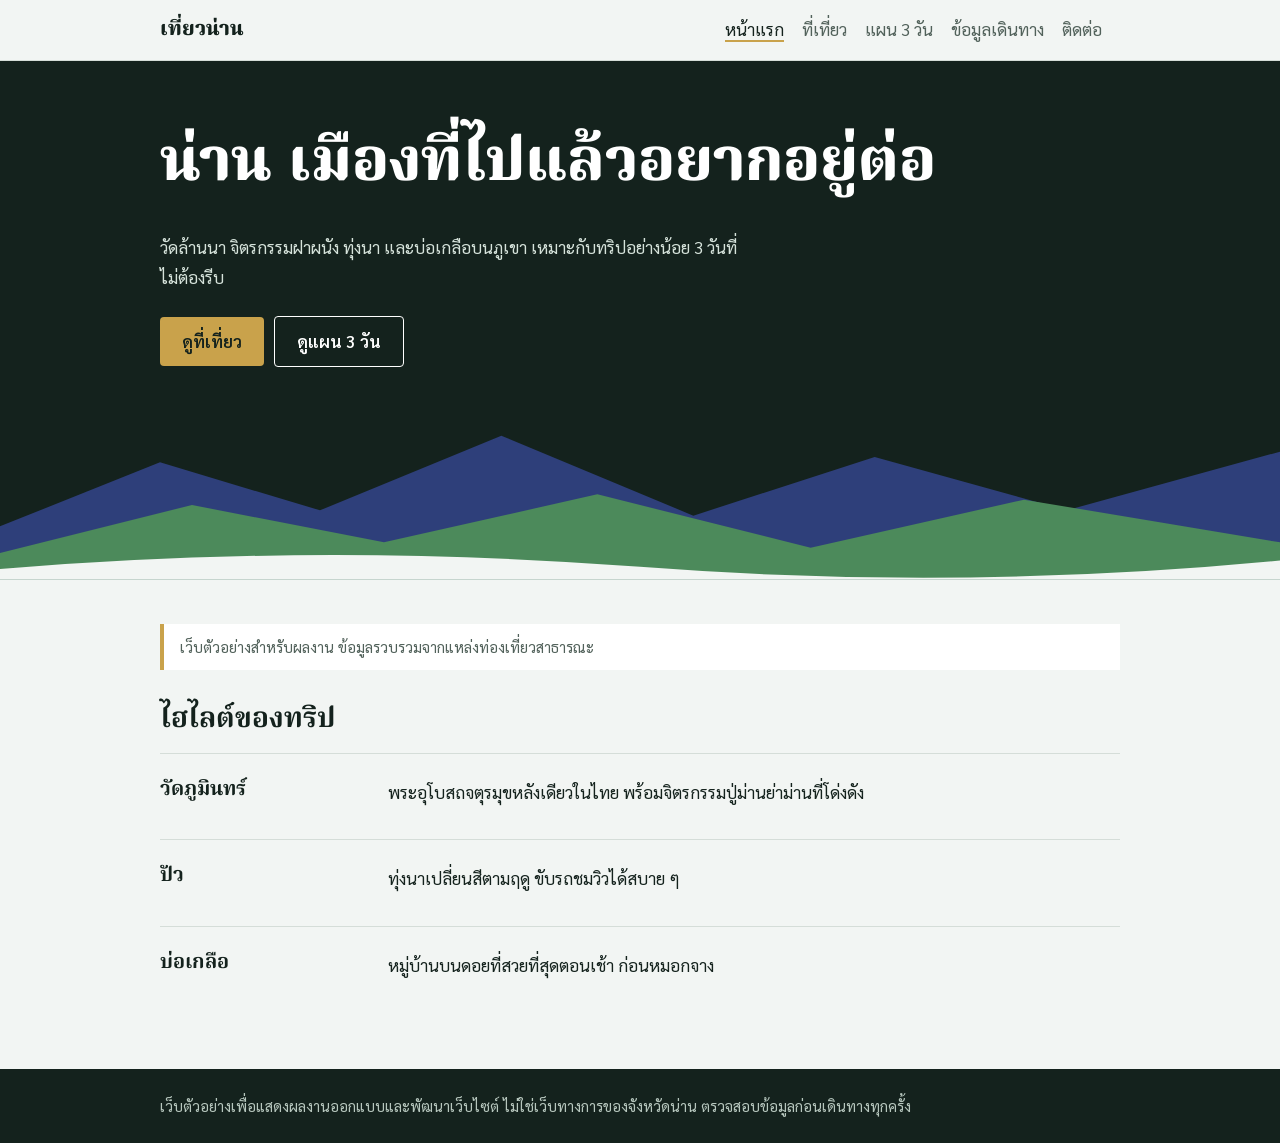
<file: index.html>
<!doctype html>
<html lang="th"><head><meta charset="utf-8"><meta name="viewport" content="width=device-width,initial-scale=1">
<title>หน้าแรก | คู่มือเที่ยวน่าน (เว็บตัวอย่าง)</title>
<meta name="description" content="คู่มือเที่ยวน่านฉบับตัวอย่าง วัดภูมินทร์ ปัว บ่อเกลือ และแผนเที่ยว 3 วันแบบไม่ต้องรีบ">
<link href="https://fonts.googleapis.com/css2?family=Noto+Serif+Thai:wght@600;800&family=Sarabun:wght@400;600&display=swap" rel="stylesheet">
<link rel="stylesheet" href="style.css"></head><body>
<header><div class="w"><a class="logo" href="index.html">เที่ยวน่าน</a><nav aria-label="เมนูหลัก">
<a href="index.html" aria-current="page">หน้าแรก</a><a href="places.html">ที่เที่ยว</a><a href="trip.html">แผน 3 วัน</a><a href="info.html">ข้อมูลเดินทาง</a><a href="contact.html">ติดต่อ</a></nav></div></header>
<section class="hero"><div class="w"><h1>น่าน เมืองที่ไปแล้วอยากอยู่ต่อ</h1>
<p>วัดล้านนา จิตรกรรมฝาผนัง ทุ่งนา และบ่อเกลือบนภูเขา เหมาะกับทริปอย่างน้อย 3 วันที่ไม่ต้องรีบ</p>
<a class="btn" href="places.html">ดูที่เที่ยว</a><a class="btn alt" href="trip.html">ดูแผน 3 วัน</a></div>
<svg viewBox="0 0 1200 160" preserveAspectRatio="none" aria-hidden="true"><path d="M0 110 L150 50 L300 95 L470 25 L650 100 L820 45 L1000 95 L1200 40 V160 H0Z" fill="#2e3f7a"/><path d="M0 135 L180 90 L360 125 L560 80 L760 130 L960 85 L1200 125 V160 H0Z" fill="#4c8a5b"/><path d="M0 150 Q300 125 600 148 T1200 142 V160 H0Z" fill="#f2f5f3"/></svg></section>
<main><div class="w"><p class="note">เว็บตัวอย่างสำหรับผลงาน ข้อมูลรวบรวมจากแหล่งท่องเที่ยวสาธารณะ</p>
<h2>ไฮไลต์ของทริป</h2>
<div class="place"><h3>วัดภูมินทร์</h3><p>พระอุโบสถจตุรมุขหลังเดียวในไทย พร้อมจิตรกรรมปู่ม่านย่าม่านที่โด่งดัง</p></div>
<div class="place"><h3>ปัว</h3><p>ทุ่งนาเปลี่ยนสีตามฤดู ขับรถชมวิวได้สบาย ๆ</p></div>
<div class="place"><h3>บ่อเกลือ</h3><p>หมู่บ้านบนดอยที่สวยที่สุดตอนเช้า ก่อนหมอกจาง</p></div>
</div></main>
<footer><div class="w">เว็บตัวอย่างเพื่อแสดงผลงานออกแบบและพัฒนาเว็บไซต์ ไม่ใช่เว็บทางการของจังหวัดน่าน ตรวจสอบข้อมูลก่อนเดินทางทุกครั้ง</div></footer></body></html>
</file>
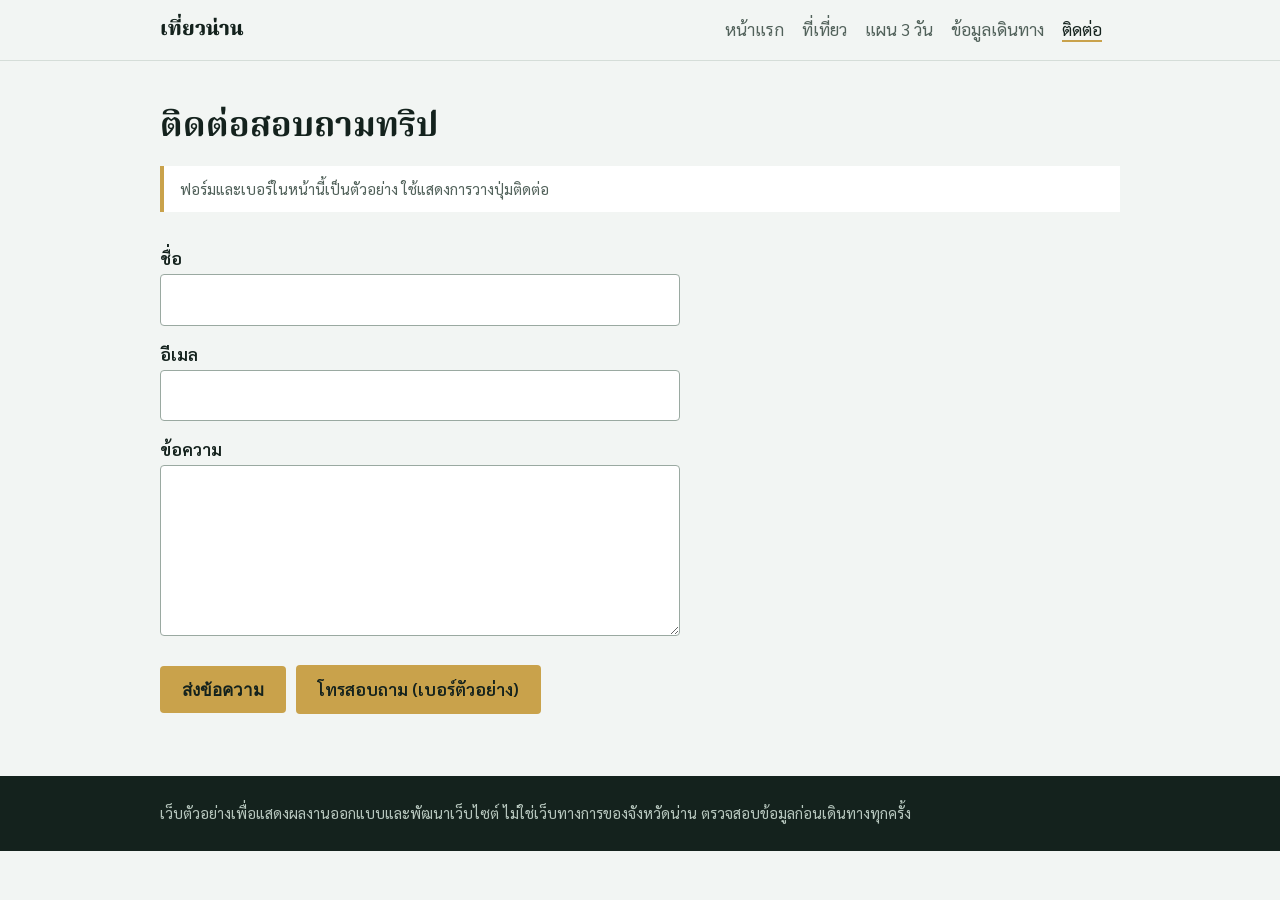
<file: contact.html>
<!doctype html>
<html lang="th"><head><meta charset="utf-8"><meta name="viewport" content="width=device-width,initial-scale=1">
<title>ติดต่อ | คู่มือเที่ยวน่าน (เว็บตัวอย่าง)</title>
<meta name="description" content="ติดต่อสอบถามทริปเที่ยวน่าน (เว็บตัวอย่าง)">
<link href="https://fonts.googleapis.com/css2?family=Noto+Serif+Thai:wght@600;800&family=Sarabun:wght@400;600&display=swap" rel="stylesheet">
<link rel="stylesheet" href="style.css"></head><body>
<header><div class="w"><a class="logo" href="index.html">เที่ยวน่าน</a><nav aria-label="เมนูหลัก">
<a href="index.html">หน้าแรก</a><a href="places.html">ที่เที่ยว</a><a href="trip.html">แผน 3 วัน</a><a href="info.html">ข้อมูลเดินทาง</a><a href="contact.html" aria-current="page">ติดต่อ</a></nav></div></header>
<main><div class="w"><h1>ติดต่อสอบถามทริป</h1><p class="note">ฟอร์มและเบอร์ในหน้านี้เป็นตัวอย่าง ใช้แสดงการวางปุ่มติดต่อ</p>
<form action="mailto:hello@example.com" method="post" enctype="text/plain">
<div><label for="n">ชื่อ</label><input id="n" name="name" required></div>
<div><label for="e">อีเมล</label><input id="e" name="email" type="email" required></div>
<div><label for="m">ข้อความ</label><textarea id="m" name="message" rows="5" required></textarea></div>
<div><button class="btn" type="submit">ส่งข้อความ</button><a class="btn" href="tel:0000000000">โทรสอบถาม (เบอร์ตัวอย่าง)</a></div></form>
</div></main>
<footer><div class="w">เว็บตัวอย่างเพื่อแสดงผลงานออกแบบและพัฒนาเว็บไซต์ ไม่ใช่เว็บทางการของจังหวัดน่าน ตรวจสอบข้อมูลก่อนเดินทางทุกครั้ง</div></footer></body></html>
</file>
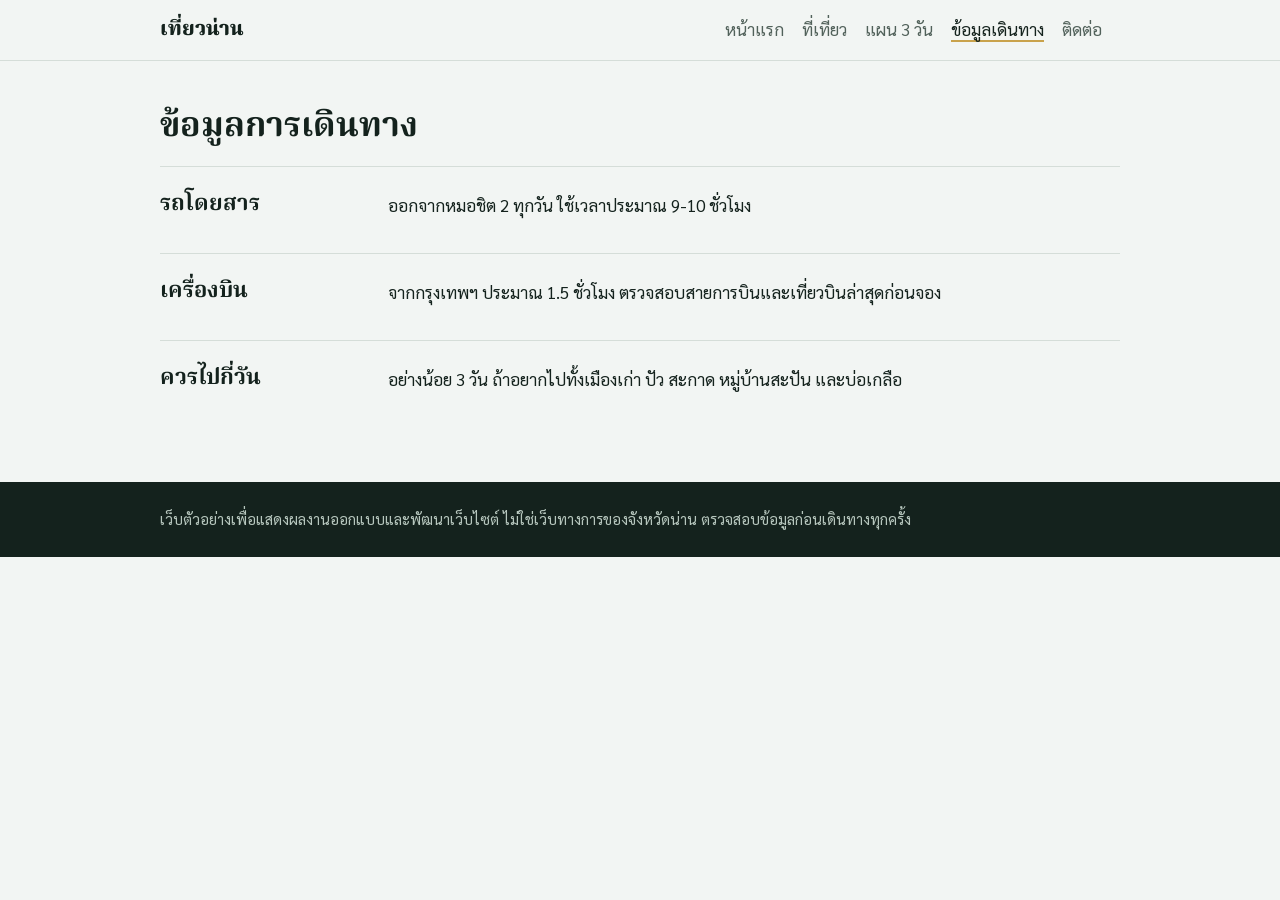
<file: info.html>
<!doctype html>
<html lang="th"><head><meta charset="utf-8"><meta name="viewport" content="width=device-width,initial-scale=1">
<title>ข้อมูลการเดินทาง | คู่มือเที่ยวน่าน (เว็บตัวอย่าง)</title>
<meta name="description" content="วิธีเดินทางไปน่านจากกรุงเทพฯ ด้วยรถโดยสารและเครื่องบิน และควรเที่ยวกี่วัน">
<link href="https://fonts.googleapis.com/css2?family=Noto+Serif+Thai:wght@600;800&family=Sarabun:wght@400;600&display=swap" rel="stylesheet">
<link rel="stylesheet" href="style.css"></head><body>
<header><div class="w"><a class="logo" href="index.html">เที่ยวน่าน</a><nav aria-label="เมนูหลัก">
<a href="index.html">หน้าแรก</a><a href="places.html">ที่เที่ยว</a><a href="trip.html">แผน 3 วัน</a><a href="info.html" aria-current="page">ข้อมูลเดินทาง</a><a href="contact.html">ติดต่อ</a></nav></div></header>
<main><div class="w"><h1>ข้อมูลการเดินทาง</h1>
<div class="place"><h2>รถโดยสาร</h2><p>ออกจากหมอชิต 2 ทุกวัน ใช้เวลาประมาณ 9-10 ชั่วโมง</p></div>
<div class="place"><h2>เครื่องบิน</h2><p>จากกรุงเทพฯ ประมาณ 1.5 ชั่วโมง ตรวจสอบสายการบินและเที่ยวบินล่าสุดก่อนจอง</p></div>
<div class="place"><h2>ควรไปกี่วัน</h2><p>อย่างน้อย 3 วัน ถ้าอยากไปทั้งเมืองเก่า ปัว สะกาด หมู่บ้านสะปัน และบ่อเกลือ</p></div>
</div></main>
<footer><div class="w">เว็บตัวอย่างเพื่อแสดงผลงานออกแบบและพัฒนาเว็บไซต์ ไม่ใช่เว็บทางการของจังหวัดน่าน ตรวจสอบข้อมูลก่อนเดินทางทุกครั้ง</div></footer></body></html>
</file>
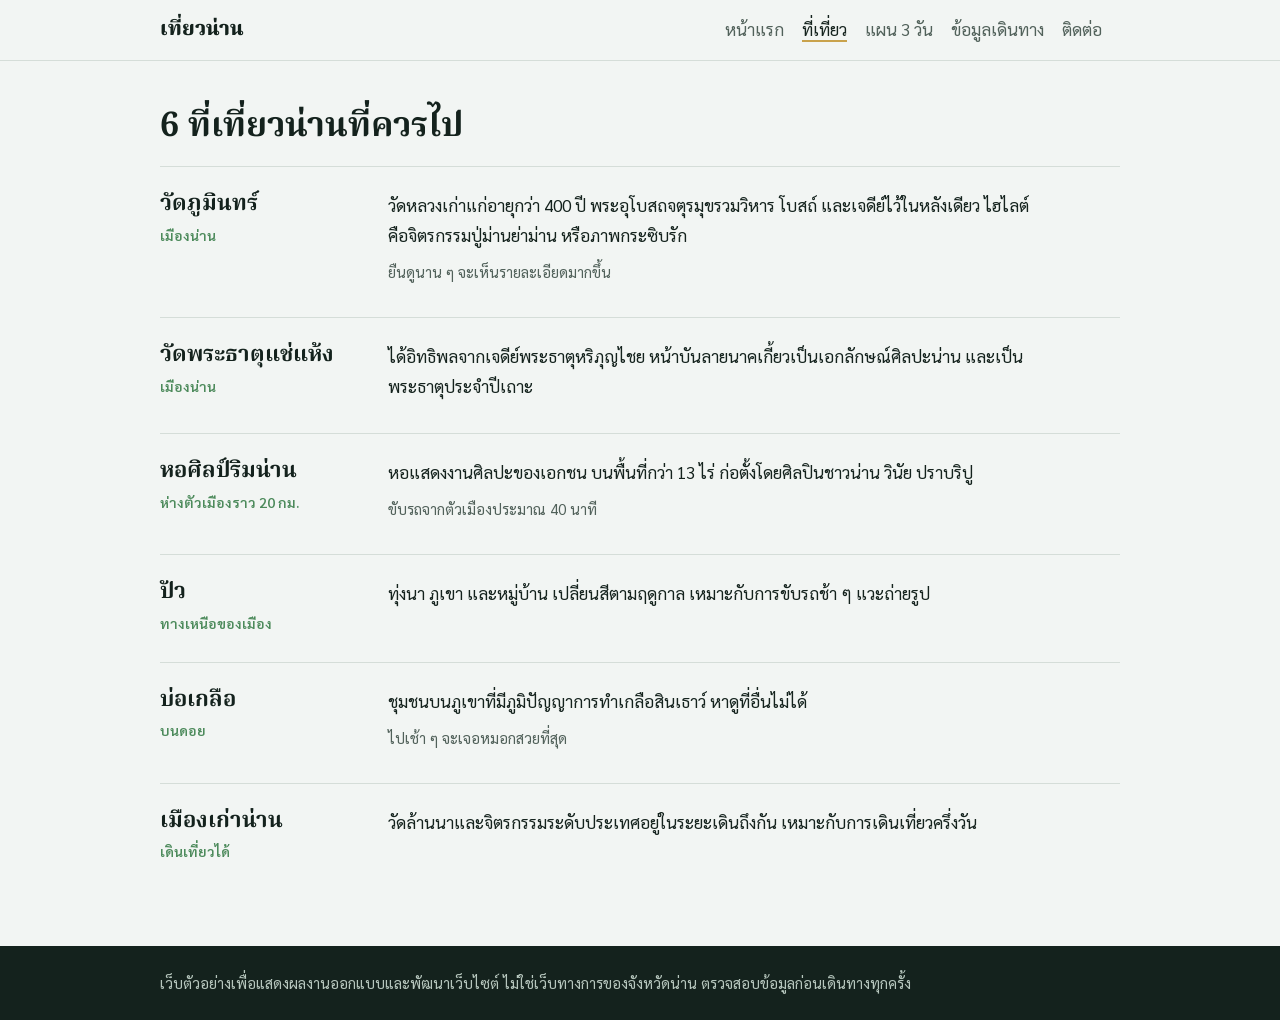
<file: places.html>
<!doctype html>
<html lang="th"><head><meta charset="utf-8"><meta name="viewport" content="width=device-width,initial-scale=1">
<title>ที่เที่ยวน่าน | คู่มือเที่ยวน่าน (เว็บตัวอย่าง)</title>
<meta name="description" content="6 ที่เที่ยวน่านที่ควรไป วัดภูมินทร์ วัดพระธาตุแช่แห้ง หอศิลป์ริมน่าน ปัว บ่อเกลือ และเมืองเก่า">
<link href="https://fonts.googleapis.com/css2?family=Noto+Serif+Thai:wght@600;800&family=Sarabun:wght@400;600&display=swap" rel="stylesheet">
<link rel="stylesheet" href="style.css"></head><body>
<header><div class="w"><a class="logo" href="index.html">เที่ยวน่าน</a><nav aria-label="เมนูหลัก">
<a href="index.html">หน้าแรก</a><a href="places.html" aria-current="page">ที่เที่ยว</a><a href="trip.html">แผน 3 วัน</a><a href="info.html">ข้อมูลเดินทาง</a><a href="contact.html">ติดต่อ</a></nav></div></header>
<main><div class="w"><h1>6 ที่เที่ยวน่านที่ควรไป</h1>
<div class="place"><div><h2>วัดภูมินทร์</h2><small>เมืองน่าน</small></div><div><p>วัดหลวงเก่าแก่อายุกว่า 400 ปี พระอุโบสถจตุรมุขรวมวิหาร โบสถ์ และเจดีย์ไว้ในหลังเดียว ไฮไลต์คือจิตรกรรมปู่ม่านย่าม่าน หรือภาพกระซิบรัก</p><p class="tip">ยืนดูนาน ๆ จะเห็นรายละเอียดมากขึ้น</p></div></div>
<div class="place"><div><h2>วัดพระธาตุแช่แห้ง</h2><small>เมืองน่าน</small></div><div><p>ได้อิทธิพลจากเจดีย์พระธาตุหริภุญไชย หน้าบันลายนาคเกี้ยวเป็นเอกลักษณ์ศิลปะน่าน และเป็นพระธาตุประจำปีเถาะ</p></div></div>
<div class="place"><div><h2>หอศิลป์ริมน่าน</h2><small>ห่างตัวเมืองราว 20 กม.</small></div><div><p>หอแสดงงานศิลปะของเอกชน บนพื้นที่กว่า 13 ไร่ ก่อตั้งโดยศิลปินชาวน่าน วินัย ปราบริปู</p><p class="tip">ขับรถจากตัวเมืองประมาณ 40 นาที</p></div></div>
<div class="place"><div><h2>ปัว</h2><small>ทางเหนือของเมือง</small></div><div><p>ทุ่งนา ภูเขา และหมู่บ้าน เปลี่ยนสีตามฤดูกาล เหมาะกับการขับรถช้า ๆ แวะถ่ายรูป</p></div></div>
<div class="place"><div><h2>บ่อเกลือ</h2><small>บนดอย</small></div><div><p>ชุมชนบนภูเขาที่มีภูมิปัญญาการทำเกลือสินเธาว์ หาดูที่อื่นไม่ได้</p><p class="tip">ไปเช้า ๆ จะเจอหมอกสวยที่สุด</p></div></div>
<div class="place"><div><h2>เมืองเก่าน่าน</h2><small>เดินเที่ยวได้</small></div><div><p>วัดล้านนาและจิตรกรรมระดับประเทศอยู่ในระยะเดินถึงกัน เหมาะกับการเดินเที่ยวครึ่งวัน</p></div></div>
</div></main>
<footer><div class="w">เว็บตัวอย่างเพื่อแสดงผลงานออกแบบและพัฒนาเว็บไซต์ ไม่ใช่เว็บทางการของจังหวัดน่าน ตรวจสอบข้อมูลก่อนเดินทางทุกครั้ง</div></footer></body></html>
</file>
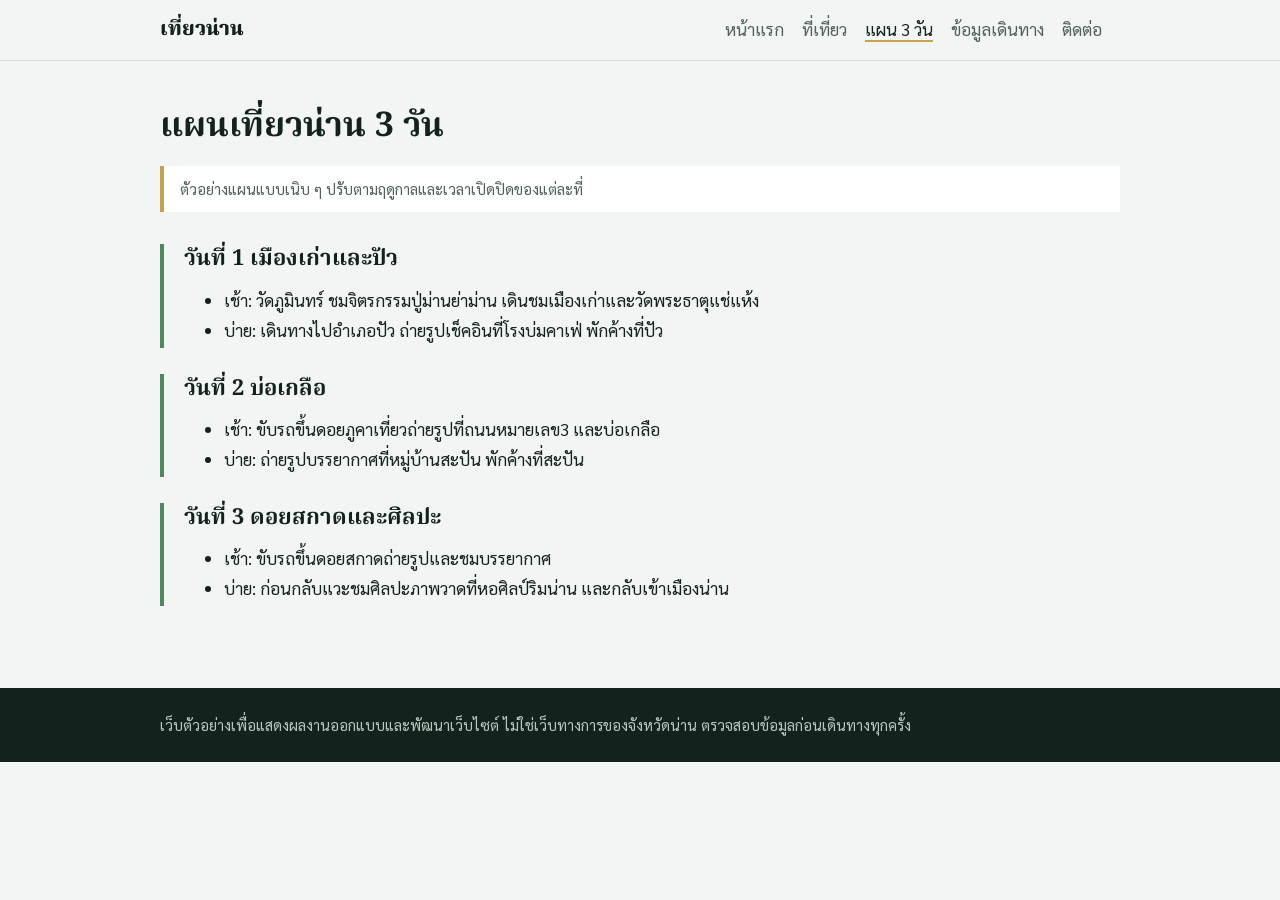
<file: trip.html>
<!doctype html>
<html lang="th"><head><meta charset="utf-8"><meta name="viewport" content="width=device-width,initial-scale=1">
<title>แผนเที่ยวน่าน 3 วัน | คู่มือเที่ยวน่าน (เว็บตัวอย่าง)</title>
<meta name="description" content="แผนเที่ยวน่าน 3 วันแบบไม่เร่งรีบ เมืองเก่า ปัว และบ่อเกลือ">
<link href="https://fonts.googleapis.com/css2?family=Noto+Serif+Thai:wght@600;800&family=Sarabun:wght@400;600&display=swap" rel="stylesheet">
<link rel="stylesheet" href="style.css"></head><body>
<header><div class="w"><a class="logo" href="index.html">เที่ยวน่าน</a><nav aria-label="เมนูหลัก">
<a href="index.html">หน้าแรก</a><a href="places.html">ที่เที่ยว</a><a href="trip.html" aria-current="page">แผน 3 วัน</a><a href="info.html">ข้อมูลเดินทาง</a><a href="contact.html">ติดต่อ</a></nav></div></header>
<main><div class="w"><h1>แผนเที่ยวน่าน 3 วัน</h1><p class="note">ตัวอย่างแผนแบบเนิบ ๆ ปรับตามฤดูกาลและเวลาเปิดปิดของแต่ละที่</p>
<div class="day"><h2>วันที่ 1 เมืองเก่าและปัว</h2><ul><li>เช้า: วัดภูมินทร์ ชมจิตรกรรมปู่ม่านย่าม่าน เดินชมเมืองเก่าและวัดพระธาตุแช่แห้ง</li><li>บ่าย: เดินทางไปอำเภอปัว ถ่ายรูปเช็คอินที่โรงบ่มคาเฟ่ พักค้างที่ปัว</li></ul></div>
<div class="day"><h2>วันที่ 2 บ่อเกลือ</h2><ul><li>เช้า: ขับรถขึ้นดอยภูคาเที่ยวถ่ายรูปที่ถนนหมายเลข3 และบ่อเกลือ</li><li>บ่าย: ถ่ายรูปบรรยากาศที่หมู่บ้านสะปัน พักค้างที่สะปัน</li></ul></div>
<div class="day"><h2>วันที่ 3 ดอยสกาดและศิลปะ</h2><ul><li>เช้า: ขับรถขึ้นดอยสกาดถ่ายรูปและชมบรรยากาศ</li><li>บ่าย: ก่อนกลับแวะชมศิลปะภาพวาดที่หอศิลป์ริมน่าน และกลับเข้าเมืองน่าน</li></ul></div>
</div></main>
<footer><div class="w">เว็บตัวอย่างเพื่อแสดงผลงานออกแบบและพัฒนาเว็บไซต์ ไม่ใช่เว็บทางการของจังหวัดน่าน ตรวจสอบข้อมูลก่อนเดินทางทุกครั้ง</div></footer></body></html>
</file>
<file: style.css>
:root{--bg:#f2f5f3;--ink:#14221d;--rice:#4c8a5b;--indigo:#2e3f7a;--gold:#c9a24b;--mut:#51615a;--line:#d5ddd8}
*{box-sizing:border-box}html{scroll-padding-top:70px}
body{margin:0;background:var(--bg);color:var(--ink);font:17px/1.75 Sarabun,"Noto Sans Thai",Tahoma,sans-serif}
h1,h2,h3{font-family:"Noto Serif Thai",Georgia,serif;line-height:1.3;margin:0 0 .5em}
a{color:var(--indigo)}a:focus-visible,button:focus-visible,input:focus-visible,textarea:focus-visible{outline:3px solid var(--gold);outline-offset:2px}
.w{max-width:1000px;margin:0 auto;padding:0 20px}
header{border-bottom:1px solid var(--line)}header .w{display:flex;flex-wrap:wrap;gap:8px 28px;align-items:center;padding:14px 20px}
.logo{font:800 20px "Noto Serif Thai",serif;color:var(--ink);text-decoration:none;margin-right:auto}
nav a{color:var(--mut);text-decoration:none;margin-right:18px}nav a[aria-current],nav a:hover{color:var(--ink);border-bottom:2px solid var(--gold)}
.hero{background:var(--ink);color:#fff;padding:64px 0 0;overflow:hidden}
.hero h1{font-size:clamp(34px,6vw,60px);font-weight:800;max-width:14em}.hero p{max-width:34em;color:#d6e3db}
.btn{display:inline-block;padding:10px 22px;border-radius:4px;background:var(--gold);color:var(--ink);font-weight:600;text-decoration:none;border:0;font-size:1em;cursor:pointer;margin:6px 10px 6px 0}
.btn.alt{background:transparent;color:#fff;border:1px solid #fff}
.hero svg{display:block;width:100%;height:auto;margin-top:36px}
main{padding:44px 0 56px}h2{font-size:28px}
.note{background:#fff;border-left:4px solid var(--gold);padding:10px 16px;font-size:15px;color:var(--mut);margin:0 0 32px}
.place{display:grid;grid-template-columns:200px 1fr;gap:6px 28px;padding:24px 0;border-top:1px solid var(--line)}
.place h2{font-size:22px;margin:0}.place small{color:var(--rice);font-weight:600}
.place p{margin:0 0 8px;max-width:38em}.tip{color:var(--mut);font-size:15px}
.day{border-left:4px solid var(--rice);padding:2px 0 2px 20px;margin:0 0 26px}.day h2{font-size:22px}
.day ul,.day p{margin:0;max-width:38em}
form{display:grid;gap:14px;max-width:520px}label{font-weight:600}
input,textarea{width:100%;padding:10px;border:1px solid #9aa9a1;border-radius:4px;font:inherit;background:#fff}
footer{background:var(--ink);color:#b7c7be;padding:24px 0;font-size:15px}
@media(max-width:640px){.place{grid-template-columns:1fr}}
@media(prefers-reduced-motion:no-preference){.btn{transition:transform .15s}.btn:hover{transform:translateY(-2px)}}
</file>
